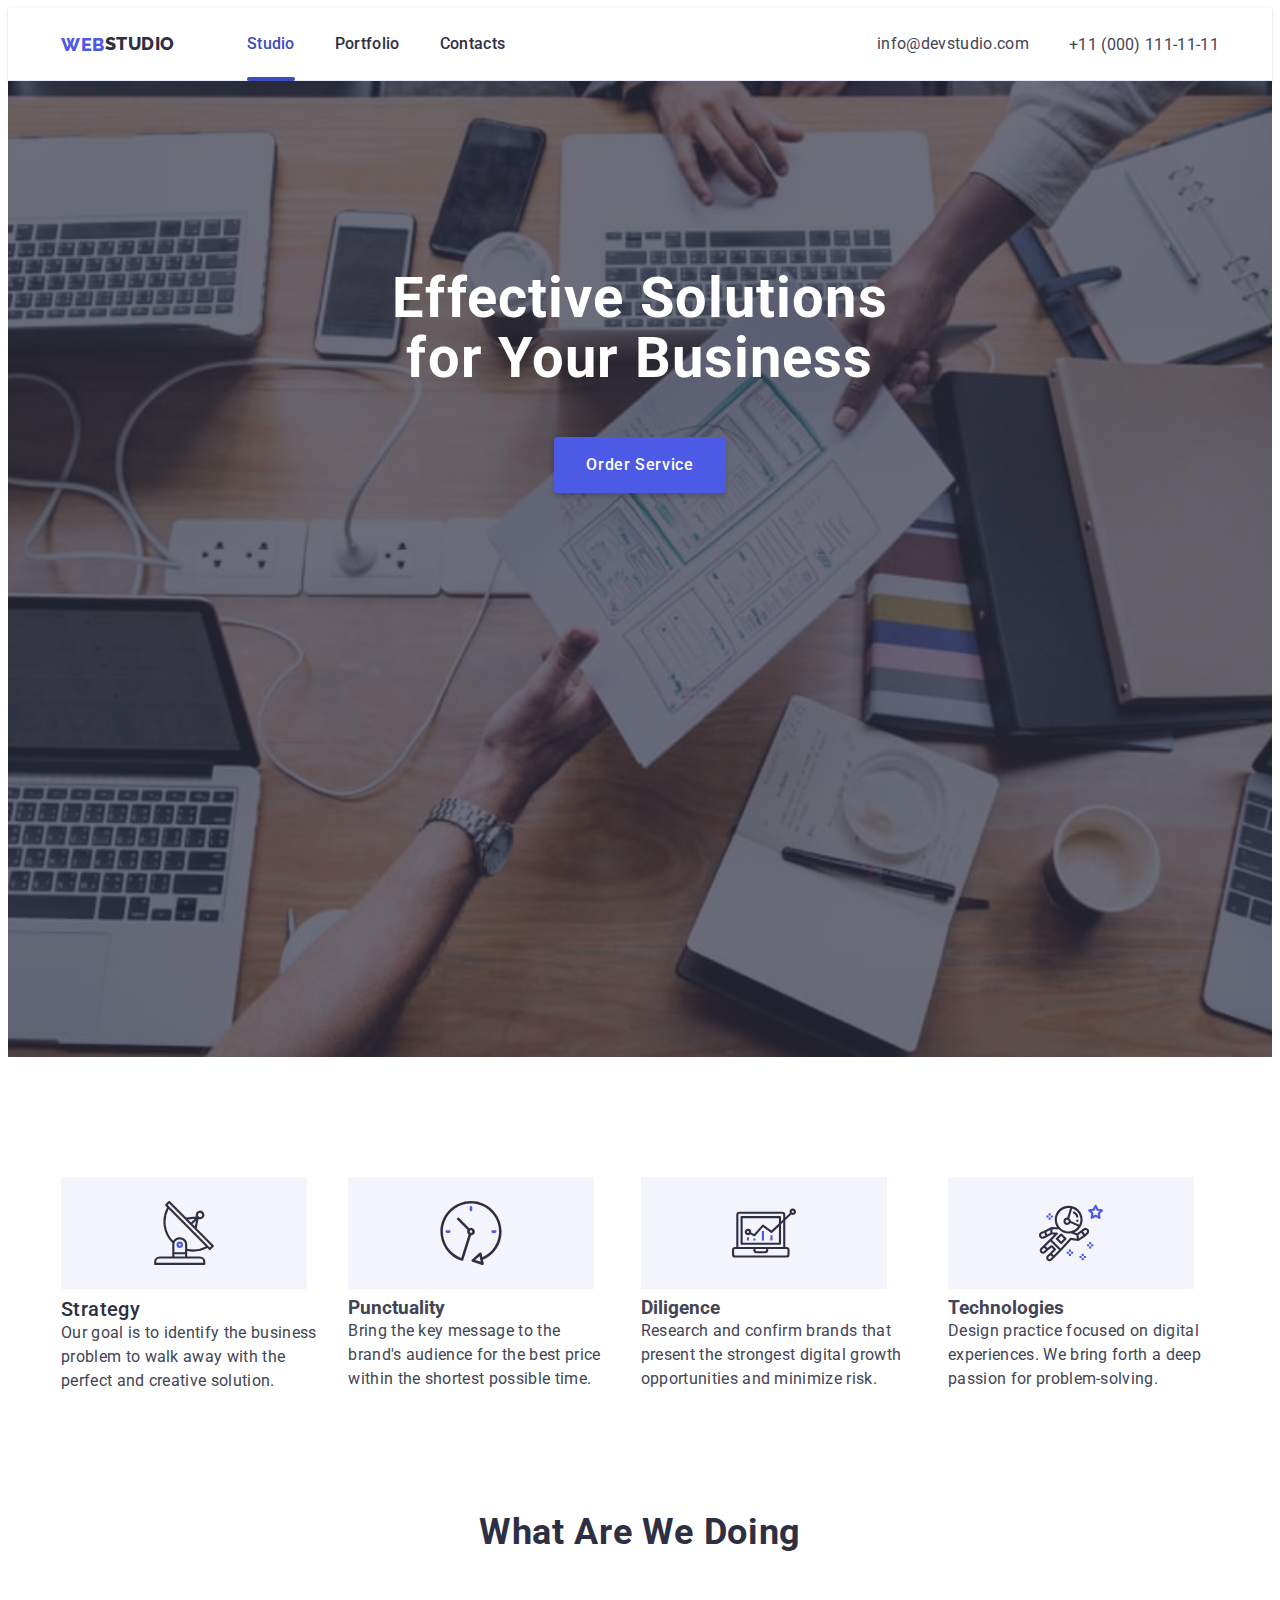
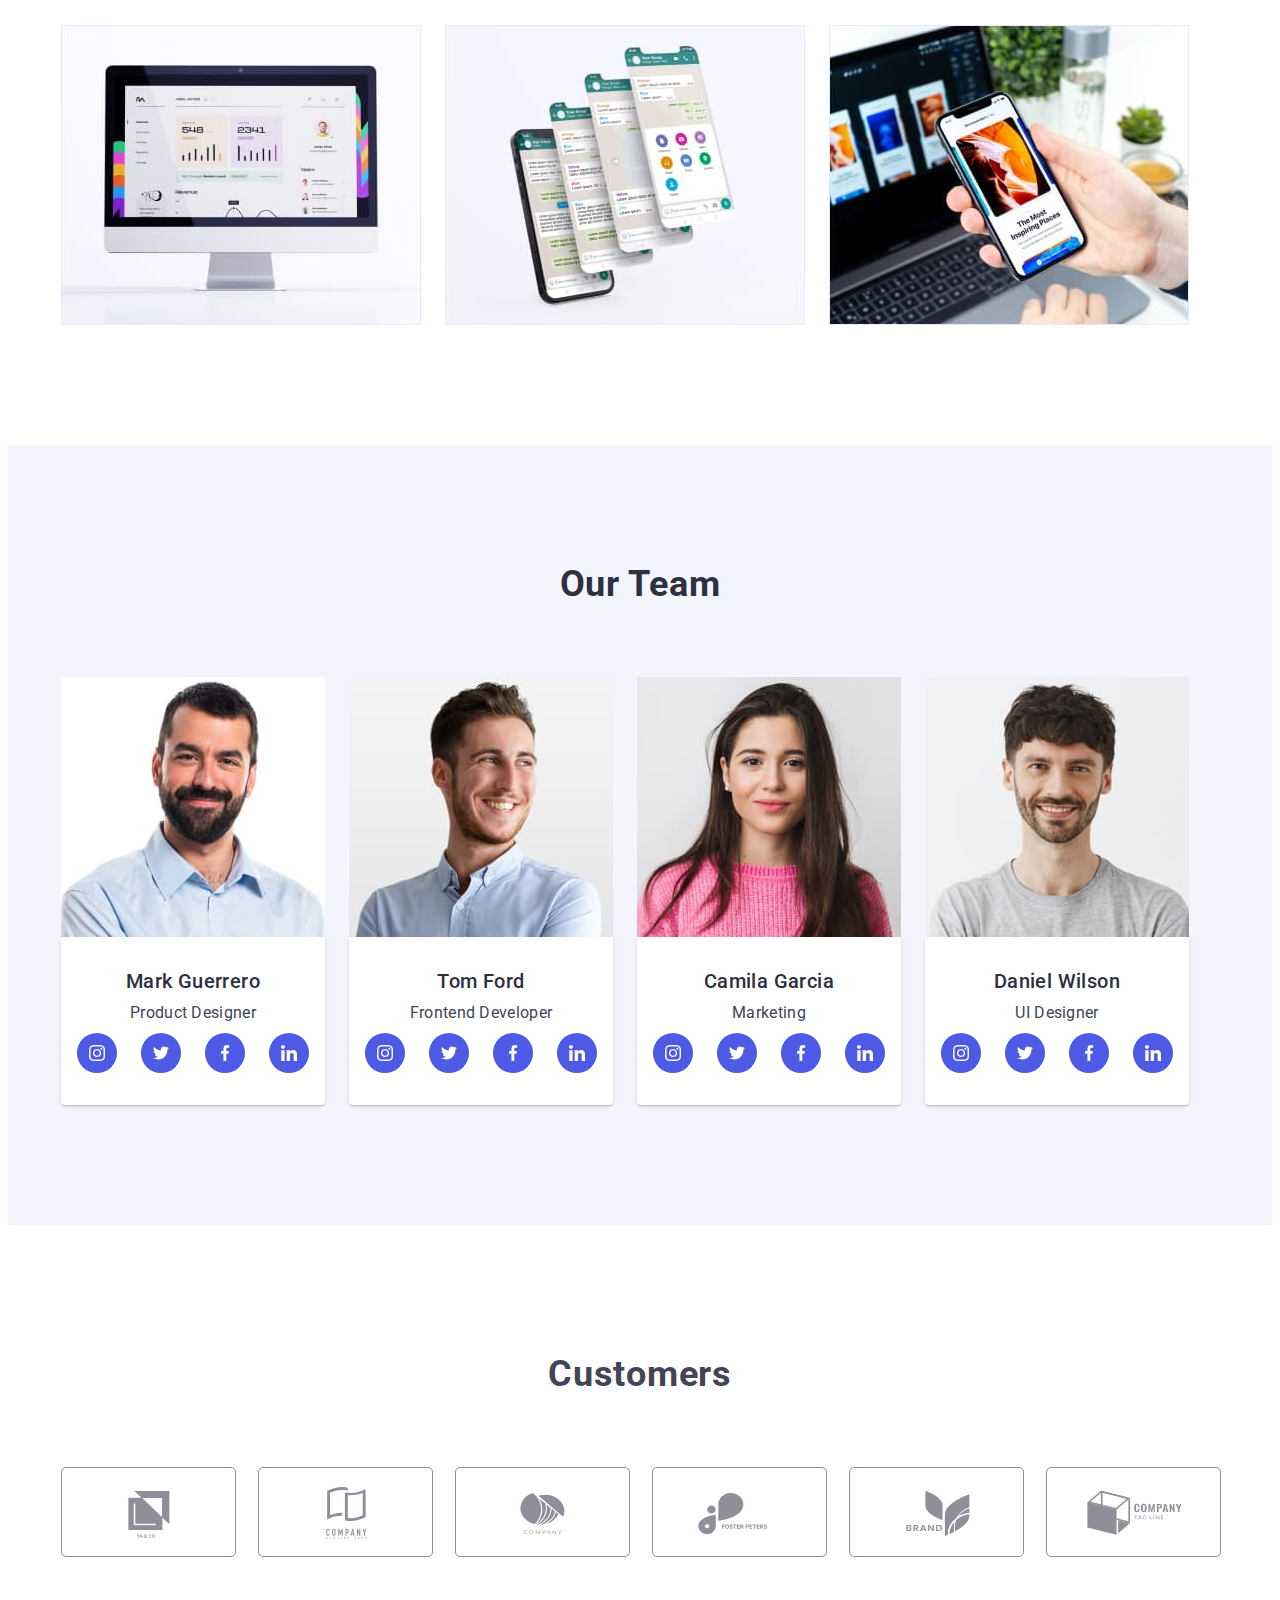
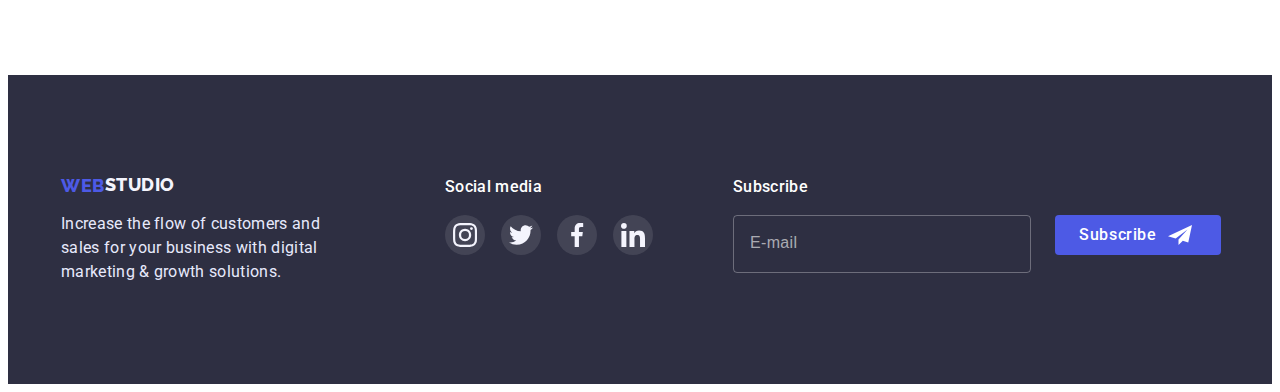
<file: index.html>
<!DOCTYPE html>
<html lang="en">
<head>
    <meta charset="UTF-8">
    <meta http-equiv="X-UA-Compatible" content="IE=edge">
    <meta name="viewport" content="width=device-width, initial-scale=1.0">
    <title>Document</title>
    <link rel="preconnect" href="https://fonts.googleapis.com">
    <link rel="preconnect" href="https://fonts.gstatic.com" crossorigin>
    <link href="https://fonts.googleapis.com/css2?family=Raleway:wght@800&family=Roboto:wght@400;500;700;900&display=swap" rel="stylesheet">
    <link rel="stylesheet" href="https://cdnjs.cloudflare.com/ajax/libs/modern-normalize/1.1.0/modern-normalize.min.css" integrity="sha512-wpPYUAdjBVSE4KJnH1VR1HeZfpl1ub8YT/NKx4PuQ5NmX2tKuGu6U/JRp5y+Y8XG2tV+wKQpNHVUX03MfMFn9Q==" crossorigin="anonymous" referrerpolicy="no-referrer" />
    <link rel="stylesheet" href="./css/styles.css">
</head>
<body>
    <!--Header -->
    <header class="header ">
        <div class="container header-container">
            <nav class="header-navigation">
                <a href="./index.html" class="logotype link logo"> Web <span class="studio">Studio</span></a>
                <ul class="menu-header-list list">
                    <li class="menu-header-item"> <a href="./index.html" class="menu-header-link link current">Studio</a></li>
                    <li class="menu-header-item"> <a href="./portfolio.html" class="menu-header-link link">Portfolio</a></li>
                    <li class="menu-header-item"> <a href="" class="menu-header-link link">Contacts</a></li>
                </ul>
            </nav>
            <!-- Address -->
                <address class="contact">
                        <ul class="header-menu list">
                                <li class="contacts">
                                    <a href="mailto:info@devstudio.com" class="contact-email link">info@devstudio.com</a>
                                </li>
                                <li class="contacts">
                                    <a href="tel:+110001111111" class="contact-pfone link">+11 (000) 111-11-11</a>
                                </li>
                        </ul>
                </address>
        </div>
    </header>
    <main>
        <!-- Section Hiro -->
        <section class="hero">
            <div class="hero-containet container">
                <h1 class="hero-title">Effective Solutions for Your Business</h1>
                <button class="type-button btn-body" data-modal-open type="button" >Order Service</button>
            </div>
        </section>
        <!-- Section Feature -->
        <section class="section feature">
            <div class="container">
                <h2 class="visually-hidden">Our Features</h2>
                <ul class="feature-list list">
                    <li class="feature-item">
                        <p class="feature-icon">
                            <svg width="64" height="64">
                                <use href="./images/icons.svg#icon-antenna"></use>
                            </svg>
                        </p>
                        <h3 class="feature-subtitle title">Strategy</h3>
                        <p class="feature-text text">Our goal is to identify the business
                            problem to walk away with the perfect and creative solution. </p>
                    </li>
                    <li class="feature-item">
                        <p class="feature-icon"><svg width="64" height="64">
                            <use href="./images/icons.svg#icon-clock"></use>
                        </svg></p>
                        <h3 class="feature-subtitle">Punctuality</h3>
                        <p class="feature-text text">Bring the key message to the brand's audience for the best price within the shortest possible time.</p>
                    </li>
                    <li class="feature-item">
                        <p class="feature-icon"><svg width="64" height="64">
                            <use href="./images/icons.svg#icon-diagram"></use>
                        </svg></p>
                        <h3 class="feature-subtitle">Diligence</h3>
                        <p class="feature-text text">Research and confirm brands that present the strongest digital growth opportunities and minimize risk.</p>
                    </li>
                    <li class="feature-item">
                        <p class="feature-icon"><svg width="64" height="64">
                            <use href="./images/icons.svg#icon-astronaut"></use>
                        </svg></p>
                        <h3 class="feature-subtitle">Technologies</h3>
                        <p class="feature-text text">Design practice focused on digital experiences. We bring forth a deep passion for problem-solving.</p>
                    </li>
                </ul>
            </div>
        </section>
        <!-- Section Pic -->
        <section class="section pic">
            <div class="container">
                <h2 class="pic-suptitle">What are we doing</h2>
                <ul class="pic-list list">
                    <li class="pic-item"><img src="./images/img.jpg" alt="img" width="360" height="300"></li>
                    <li class="pic-item"><img src="./images/img1.jpg" alt="img(1)" width="360" height="300"></li>
                    <li class="pic-item"><img src="./images/img2.jpg" alt="img(2)" width="360" height="300"></li>
                </ul>
            </div>
        </section>
        <!-- Section Team -->
        <section class="section team">
            <div class="container">
                <h2 class="team-title">Our Team</h2>
                <ul class="team-list list">
                    <li class="team-item"> <img src="./images/team1.jpg" alt="Team" width="264" height="260">
                        <div class="team-div">
                            <h3 class="team-subtitle title">Mark Guerrero</h3>
                            <p class="team-text text">Product Designer</p>
                            <ul class="team-soc-list list">
                                <li class="team-soc-item link"><a class="team-soc-link" href="">
                                    <svg class="soc-icon" width="16" height="16">
                                        <use href="./images/icons.svg#icon-instagram"></use>
                                    </svg>
                                </a>
                                </li>
                                <li class="team-soc-item link"><a class="team-soc-link" href="">
                                    <svg class="soc-icon" width="16" height="16">
                                        <use href="./images/icons.svg#icon-twitter"></use>
                                    </svg>
                                </a>
                                </li>
                                <li class="team-soc-item link"><a class="team-soc-link" href="">
                                    <svg class="soc-icon" width="16" height="16">
                                        <use href="./images/icons.svg#icon-facebook"></use>
                                    </svg>
                                </a>
                                </li>
                                <li class="team-soc-item link"><a class="team-soc-link" href="">
                                    <svg class="soc-icon" width="16" height="16">
                                        <use href="./images/icons.svg#icon-linkedin"></use>
                                    </svg>
                                </a>
                                </li>
                            </ul>
                        </div>
                    </li>
                    <li class="team-item"> <img src="./images/team2.jpg" alt="Team" width="264" height="260">
                        <div class="team-div">
                        <h3 class="team-subtitle title">Tom Ford</h3>
                        <p class="team-text text">Frontend Developer</p>
                        <ul class="team-soc-list list">
                            <li class="team-soc-item link"><a class="team-soc-link" href="">
                                <svg  class="soc-icon" width="16" height="16">
                                    <use href="./images/icons.svg#icon-instagram"></use>
                                </svg>
                            </a>
                            </li>
                            <li class="team-soc-item link"><a class="team-soc-link" href="">
                                <svg  class="soc-icon" width="16" height="16">
                                    <use href="./images/icons.svg#icon-twitter"></use>
                                </svg>
                            </a>
                            </li>
                            <li class="team-soc-item link"><a class="team-soc-link" href="">
                                <svg  class="soc-icon" width="16" height="16">
                                    <use href="./images/icons.svg#icon-facebook"></use>
                                </svg>
                            </a>
                            </li>
                            <li class="team-soc-item link"><a class="team-soc-link" href="">
                                <svg  class="soc-icon" width="16" height="16">
                                    <use href="./images/icons.svg#icon-linkedin"></use>
                                </svg>
                            </a>
                            </li>
                        </ul>
                    </div>
                    </li>
                    <li class="team-item"> <img src="./images/team3.jpg" alt="Team" width="264" height="260">
                        <div class="team-div">
                        <h3 class="team-subtitle title">Camila Garcia</h3>
                        <p class="team-text text">Marketing</p>
                        <ul class="team-soc-list list">
                            <li class="team-soc-item link"><a class="team-soc-link" href="">
                                <svg class="soc-icon" width="16" height="16">
                                    <use href="./images/icons.svg#icon-instagram"></use>
                                </svg>
                            </a>
                            </li>
                            <li class="team-soc-item link"><a class="team-soc-link" href="">
                                <svg class="soc-icon" width="16" height="16">
                                    <use href="./images/icons.svg#icon-twitter"></use>
                                </svg>
                            </a>
                            </li>
                            <li class="team-soc-item link"><a class="team-soc-link" href="">
                                <svg class="soc-icon" width="16" height="16">
                                    <use href="./images/icons.svg#icon-facebook"></use>
                                </svg>
                            </a>
                            </li>
                            <li class="team-soc-item link"><a class="team-soc-link" href="">
                                <svg class="soc-icon" width="16" height="16">
                                    <use href="./images/icons.svg#icon-linkedin"></use>
                                </svg>
                            </a>
                            </li>
                        </ul>
                    </div>
                    </li>
                    <li class="team-item"> <img src="./images/team4.jpg" alt="Team" width="264" height="260">
                        <div class="team-div">
                        <h3 class="team-subtitle title">Daniel Wilson</h3>
                        <p class="team-text text">UI Designer</p>
                        <ul class="team-soc-list list">
                            <li class="team-soc-item link"><a class="team-soc-link" href="">
                                <svg class="soc-icon" width="16" height="16">
                                    <use href="./images/icons.svg#icon-instagram"></use>
                                </svg>
                            </a>
                            </li>
                            <li class="team-soc-item link"><a class="team-soc-link" href="">
                                <svg  class="soc-icon" width="16" height="16">
                                    <use href="./images/icons.svg#icon-twitter"></use>
                                </svg>
                            </a>
                            </li>
                            <li class="team-soc-item link"><a class="team-soc-link" href="">
                                <svg class="soc-icon"  width="16" height="16">
                                    <use href="./images/icons.svg#icon-facebook"></use>
                                </svg>
                            </a>
                            </li>
                            <li class="team-soc-item link"><a class="team-soc-link" href="">
                                <svg  class="soc-icon" width="16" height="16">
                                    <use href="./images/icons.svg#icon-linkedin"></use>
                                </svg>
                            </a>
                            </li>
                        </ul>
                    </div>
                    </li>
                </ul>
            </div>
        </section>
        <section class="сustomers">
            <div class="container">
                <h2 class="customers-suptitle">Customers</h2>
                <ul class="customers-list list">
                    <li class="customers-item link"><a href="" class="customers-link">
                        <svg class="icon" width="104" height="56">
                            <use href="./images/icons.svg#icon-c-yu"></use>
                        </svg>
                    </a></li>
                    <li class="customers-item link"><a href="" class="customers-link">
                        <svg class="icon" width="104" height="56">
                            <use href="./images/icons.svg#icon-c-com"></use>
                        </svg>
                    </a></li>
                    <li class="customers-item link"><a href="" class="customers-link">
                        <svg class="icon" width="104" height="56">
                            <use href="./images/icons.svg#icon-c-compa"></use>
                        </svg>
                    </a></li>
                    <li class="customers-item link"><a href="" class="customers-link">
                        <svg class="icon" width="104" height="56">
                            <use href="./images/icons.svg#icon-c-fos"></use>
                        </svg>
                    </a></li>
                    <li class="customers-item link"><a href="" class="customers-link">
                        <svg class="icon" width="104" height="56">
                            <use href="./images/icons.svg#icon-c-brand"></use>
                        </svg>
                    </a></li>
                    <li class="customers-item link"><a href="" class="customers-link">
                        <svg class="icon" width="104" height="56">
                            <use href="./images/icons.svg#icon-c-company"></use>
                        </svg>
                    </a></li>
                </ul>
            </div>
        </section>
    </main>
    <!-- Footer -->
    <footer class="footer ">
        <div class="container footer-container">
            <div>
                <a href="./index.html" class="logotype link logo footer-logo"> Web <span class="studio-footer">Studio</span></a>
                <p class="footer-text text">
                    Increase the flow of customers and sales for your business with digital marketing & growth solutions.
                </p>
            </div>
            <div class="footer-div">
                <h2 class="footer-suptitle">Social media</h2>
                <ul class="footer-list list">
                    <li class="footer-item">
                        <a href="" class="footer-link">
                            <svg class="footer-icon" width="24" height="24">
                                <use href="./images/icons.svg#icon-instagram"></use>
                            </svg>
                        </a>
                    </li>
                    <li class="footer-item">
                        <a href="" class="footer-link">
                            <svg class="footer-icon" width="24" height="24">
                                <use href="./images/icons.svg#icon-twitter"></use>
                            </svg>
                        </a>
                    </li>
                    <li class="footer-item">
                        <a href="" class="footer-link">
                            <svg class="footer-icon" width="24" height="24">
                                <use href="./images/icons.svg#icon-facebook"></use>
                            </svg>
                        </a>
                    </li>
                    <li class="footer-item">
                        <a href="" class="footer-link">
                            <svg class="footer-icon" width="24" height="24">
                                <use href="./images/icons.svg#icon-linkedin"></use>
                            </svg>
                        </a>
                    </li>
                </ul>
                </div>  
                <div class="footer-form">
                    <h2 class="footer-subtitle">Subscribe</h2>
                    <form action="#" class="footer-forms">
                        <div class="footer-item">
                            <input type="email" name="subscribe_email" class="footer-input " placeholder="E-mail" required>
                            <button type="submit" class="footer-btn">Subscribe <span class="span-icon">
                                <svg class="form-icons" width="24" height="24">
                                    <use href="./images/icons.svg#icon-Frame-3"></use>
                                </svg>
                            </span>
                        </button>
                    </div>
                    </form>
                </div>
        </div>
    </footer> 
    <div class="backdrop is-hidden" data-modal >
        <div class="modal">
            <button type="button" data-modal-close class="modal-close">
                <svg class="svg-modal" width="8" height="8">
                    <use href="./images/icons.svg#icon-close-black-18dp"></use>
                </svg>
            </button>
            <p class="modal-title">Leave your contacts and we will call you back</p>
            <form action="#" class="modal-form">
                <div class="modal-div">
                    <label for="name" class="modal-label">Name</label>
                    <div class="modal-wrap">
                        <input type="text" name="name" id="name" class="modal-input " required >
                        <svg class="modal-icon" width="18" height="18">
                            <use href="./images/icons.svg#icon-name"></use>
                        </svg>
                    </div>
                </div>
                <div class="modal-div">
                    <label for="pfone" class="modal-label">Phone</label>
                    <div class="modal-wrap">
                        <input type="tel" name="pfone" id="pfone" class="modal-input " required >
                        <svg class="modal-icon" width="18" height="24">
                            <use href="./images/icons.svg#icon-phone"></use>
                        </svg>
                    </div>
                </div>
                <div class="modal-div">
                    <label for="email" class="modal-label">Email</label>
                    <div class="modal-wrap">
                        <input type="email" name="email" id="email" class="modal-input" required >
                        <svg class="modal-icon" width="18" height="24">
                            <use href="./images/icons.svg#icon-email"></use>
                        </svg>
                    </div>
                </div>
                <div class="modal-div">
                    <label for="comment" class="modal-label">Comment</label>
                    <div class="modal-wrap">
                        <textarea name="comment" id="comment"  placeholder="Text input" class="modal-comment"></textarea>
                    </div>
                </div>
                <div class="modal-checkbox">
                    <input type="checkbox" id="check" name="check" value="true" class="modal-check visually-hidden" required>
                    <label for="check" class="check-text"> 
                        <span>
                        <svg class="check-icon" width="10" height="8">
                            <use href="./images/icons.svg#icon-click"></use>
                        </svg> 
                    </span> I accept the terms and conditions of the <a class="check-link" href="">Privacy Policy</a></label>
                </div>
                <button type="submit" class="btn-modal">Send</button>
                
            </form>
        </div>
    </div>
    <script src="./js/modal.js"></script>
</body>
</html>
</file>
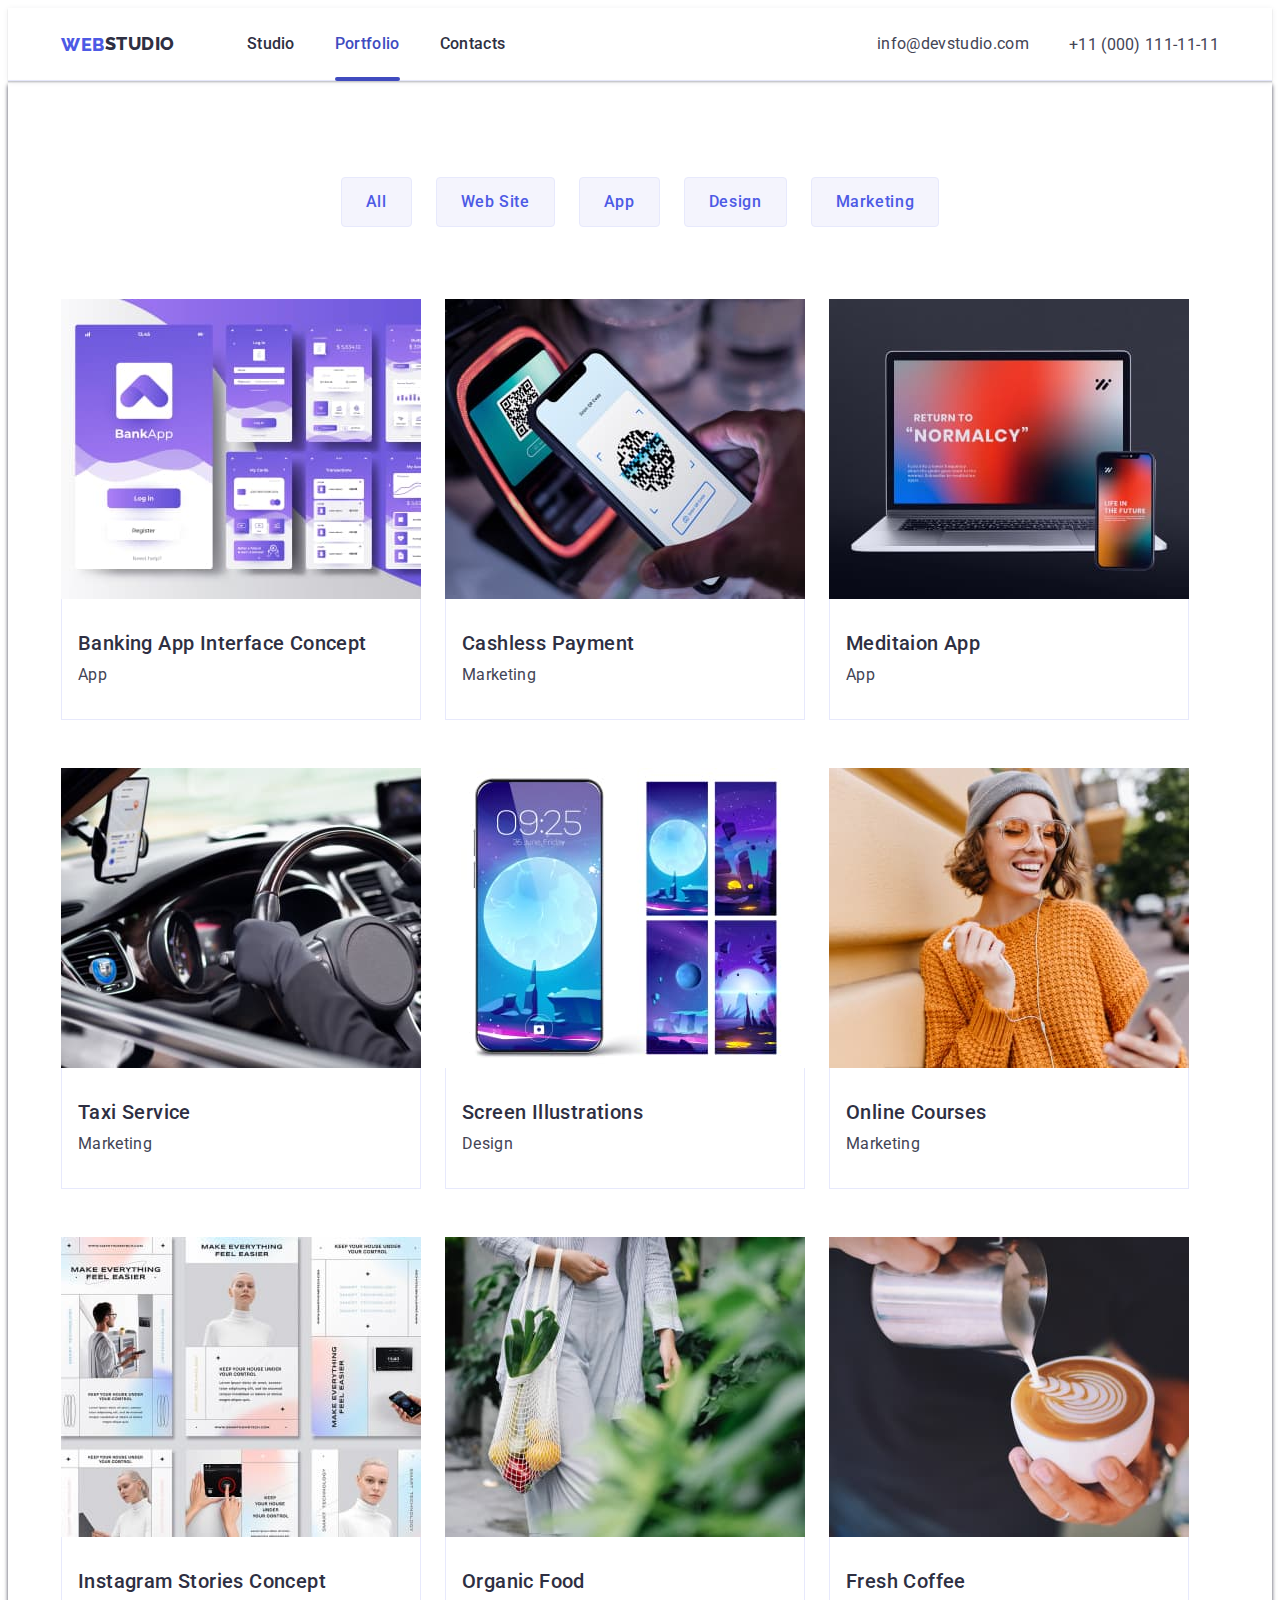
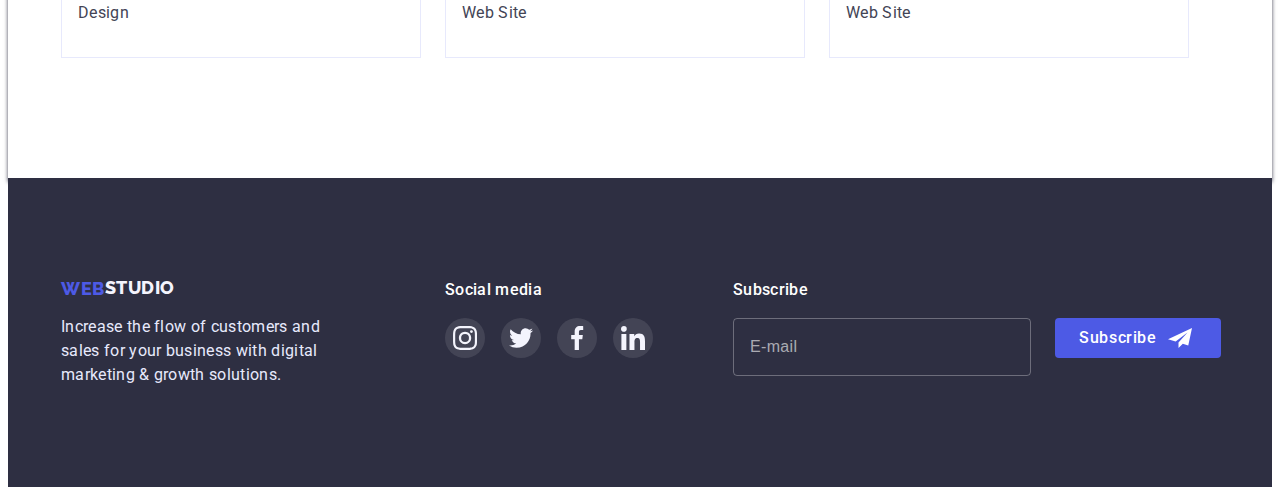
<file: portfolio.html>
<!DOCTYPE html>
<html lang="en">
<head>
    <meta charset="UTF-8">
    <meta http-equiv="X-UA-Compatible" content="IE=edge">
    <meta name="viewport" content="width=device-width, initial-scale=1.0">
    <title>Document</title>
    <link rel="preconnect" href="https://fonts.googleapis.com">
    <link rel="preconnect" href="https://fonts.gstatic.com" crossorigin>
    <link href="https://fonts.googleapis.com/css2?family=Raleway:wght@800&family=Roboto:wght@400;500;700;900&display=swap" rel="stylesheet">
    <link rel="stylesheet" href="https://cdnjs.cloudflare.com/ajax/libs/modern-normalize/1.1.0/modern-normalize.min.css" integrity="sha512-wpPYUAdjBVSE4KJnH1VR1HeZfpl1ub8YT/NKx4PuQ5NmX2tKuGu6U/JRp5y+Y8XG2tV+wKQpNHVUX03MfMFn9Q==" crossorigin="anonymous" referrerpolicy="no-referrer" />
    <link rel="stylesheet" href="./css/styles.css" />
</head>
<body>
<!--Header -->
<header class="header">
    <div class="container header-container">
        <nav class="header-navigation">
            <a href="./index.html" class="logotype link logo"> Web <span class="studio">Studio</span></a>
            <ul class="menu-header-list list">
                <li class="menu-header-item"> <a href="./index.html" class="menu-header-link link">Studio</a></li>
                <li class="menu-header-item"> <a href="./portfolio.html" class="menu-header-link link current">Portfolio</a></li>
                <li class="menu-header-item"> <a href="" class="menu-header-link link">Contacts</a></li>
            </ul>
        </nav>
            <address class="contact">
                    <ul class="header-menu list">
                            <li class="contacts">
                                <a href="mailto:info@devstudio.com" class="contact-email link">info@devstudio.com</a>
                            </li>
                            <li class="contacts">
                                <a href="tel:+110001111111" class="contact-pfone link">+11 (000) 111-11-11</a>
                            </li>
                    </ul>
            </address>
    </div>
</header>
<main>
    <section class="portfolio-flex">
        <div class="container">
            <h1 class="visually-hidden ">Portfolio</h1>
            <ul class="portfolio-button list">
                <li><button type="button" class="btn btn-body">All</button></li>
                <li><button type="button" class="btn btn-body">Web Site</button></li>
                <li><button type="button" class="btn btn-body">App</button></li>
                <li><button type="button" class="btn btn-body">Design</button></li>
                <li><button type="button" class="btn btn-body">Marketing</button></li>
            </ul>
            <ul class="portfolio-pic list">
                <li class="pic-item"><a href="" class="portfolio-link link">
                    <div class="portfolio-overlay">
                        <img class="picture" src="images/work1.jpg" alt="img" width="360" height="300">
                        <p class="overlay">14 Stylish and User-Friendly App Design Concepts · Task Manager App · Calorie Tracker App · Exotic Fruit Ecommerce App · Cloud Storage App</p>
                    </div>
                    <div class="portfolio-div">
                        <h2 class="portfolio-subtitle title">Banking App Interface Concept</h2>
                        <p class="portfolio-text text">App</p>
                    </div></a>
                </li>
                <li class="pic-item"><a href="" class="portfolio-link link"><div class="portfolio-overlay">
                        <img class="picture" src="images/work2.jpg" alt="img" width="360" height="300" >
                        <p class="overlay">14 Stylish and User-Friendly App Design Concepts · Task Manager App · Calorie Tracker App · Exotic Fruit Ecommerce App · Cloud Storage App</p>
                    </div>
                    <div class="portfolio-div">
                        <h2 class="portfolio-subtitle title">Cashless Payment</h2>
                        <p class="portfolio-text text">Marketing</p>
                    </div></a>
                </li>
                <li class="pic-item"><a href="" class="portfolio-link link"><div class="portfolio-overlay">
                        <img class="picture" src="images/work3.jpg" alt="img" width="360" height="300" >
                        <p class="overlay">14 Stylish and User-Friendly App Design Concepts · Task Manager App · Calorie Tracker App · Exotic Fruit Ecommerce App · Cloud Storage App</p>
                    </div>
                    <div class="portfolio-div">
                        <h2 class="portfolio-subtitle title">Meditaion App</h2>
                        <p class="portfolio-text text">App</p>
                    </div></a>
                </li>
                <li class="pic-item"><a href="" class="portfolio-link link"><div class="portfolio-overlay">
                    <img class="picture" src="images/work4.jpg" alt="img" width="360" height="300" >
                        <p class="overlay">14 Stylish and User-Friendly App Design Concepts · Task Manager App · Calorie Tracker App · Exotic Fruit Ecommerce App · Cloud Storage App</p>
                    </div>
                    <div class="portfolio-div">
                        <h2 class="portfolio-subtitle title">Taxi Service</h2>
                        <p class="portfolio-text text">Marketing</p>
                    </div></a>
                </li>
                <li class="pic-item"><a href="" class="portfolio-link link"><div class="portfolio-overlay">
                    <img class="picture" src="images/work5.jpg" alt="img" width="360" height="300" >
                        <p class="overlay">14 Stylish and User-Friendly App Design Concepts · Task Manager App · Calorie Tracker App · Exotic Fruit Ecommerce App · Cloud Storage App</p>
                    </div>
                    <div class="portfolio-div">
                        <h2 class="portfolio-subtitle title">Screen Illustrations</h2>
                        <p class="portfolio-text text">Design</p>
                    </div></a>
                </li>
                <li class="pic-item"><a href="" class="portfolio-link link"><div class="portfolio-overlay">
                    <img class="picture" src="images/work6.jpg" alt="img" width="360" height="300" >
                        <p class="overlay">14 Stylish and User-Friendly App Design Concepts · Task Manager App · Calorie Tracker App · Exotic Fruit Ecommerce App · Cloud Storage App</p>
                    </div>
                    <div class="portfolio-div">
                        <h2 class="portfolio-subtitle title">Online Courses</h2>
                        <p class="portfolio-text text">Marketing</p>
                    </div></a>
                </li>
                <li class="pic-item"><a href="" class="portfolio-link link"><div class="portfolio-overlay">
                    <img class="picture" src="images/work7.jpg" alt="img" width="360" height="300" >
                        <p class="overlay">14 Stylish and User-Friendly App Design Concepts · Task Manager App · Calorie Tracker App · Exotic Fruit Ecommerce App · Cloud Storage App</p>
                    </div>
                    <div class="portfolio-div">
                        <h2 class="portfolio-subtitle title">Instagram Stories Concept</h2>
                        <p class="portfolio-text text">Design</p>
                    </div></a>
                </li>
                <li class="pic-item"><a href="" class="portfolio-link link"><div class="portfolio-overlay">
                    <img class="picture" src="images/work8.jpg" alt="img" width="360" height="300">
                        <p class="overlay">14 Stylish and User-Friendly App Design Concepts · Task Manager App · Calorie Tracker App · Exotic Fruit Ecommerce App · Cloud Storage App</p>
                    </div>
                    <div class="portfolio-div">
                        <h2 class="portfolio-subtitle title">Organic Food</h2>
                        <p class="portfolio-text text">Web Site</p>
                    </div></a>
                </li>
                <li class="pic-item"><a href="" class="portfolio-link link"><div class="portfolio-overlay">
                    <img class="picture" src="images/work9.jpg" alt="img" width="360" height="300">
                        <p class="overlay">14 Stylish and User-Friendly App Design Concepts · Task Manager App · Calorie Tracker App · Exotic Fruit Ecommerce App · Cloud Storage App</p>
                    </div>
                    <div class="portfolio-div">
                        <h2 class="portfolio-subtitle title">Fresh Coffee</h2>
                        <p class="portfolio-text text">Web Site</p>
                    </div></a>
                </li>
            </ul>
        </div>
</section>
</main>
<!-- Footer -->
<footer class="footer ">
    <div class="container footer-container">
        <div>
            <a href="./index.html" class="logotype link logo footer-logo"> Web <span class="studio-footer">Studio</span></a>
            <p class="footer-text text">
                Increase the flow of customers and sales for your business with digital marketing & growth solutions.
            </p>
        </div>
        <div class="footer-div">
            <h2 class="footer-suptitle">Social media</h2>
            <ul class="footer-list list">
                <li class="footer-item">
                    <a href="" class="footer-link">
                        <svg class="footer-icon" width="24" height="24">
                            <use href="./images/icons.svg#icon-instagram"></use>
                        </svg>
                    </a>
                </li>
                <li class="footer-item">
                    <a href="" class="footer-link">
                        <svg class="footer-icon" width="24" height="24">
                            <use href="./images/icons.svg#icon-twitter"></use>
                        </svg>
                    </a>
                </li>
                <li class="footer-item">
                    <a href="" class="footer-link">
                        <svg class="footer-icon" width="24" height="24">
                            <use href="./images/icons.svg#icon-facebook"></use>
                        </svg>
                    </a>
                </li>
                <li class="footer-item">
                    <a href="" class="footer-link">
                        <svg class="footer-icon" width="24" height="24">
                            <use href="./images/icons.svg#icon-linkedin"></use>
                        </svg>
                    </a>
                </li>
            </ul>
            </div>  
            <div class="footer-form">
                <h2 class="footer-subtitle">Subscribe</h2>
                <form action="#" class="footer-forms">
                    <div class="footer-item">
                        <input type="email" name="form" id="form" class="footer-input " placeholder="E-mail" required>
                        <button type="submit" class="footer-btn">Subscribe <span class="span-icon">
                            <svg class="form-icons" width="24" height="24">
                                <use href="./images/icons.svg#icon-Frame-3"></use>
                            </svg>
                        </span>
                    </button>
                </div>
                </form>
            </div>
    </div>
</footer> 
</body>
</html>
</file>
<file: css/styles.css>
:root {
    --subtitle-color: #2E2F42 ;
    --text-color: #434455;
    --accent-color: #4D5AE5;
    --Pressed-state:#404BBF;
    --background-color:#FFFFFF;
    --font-more: 'Raleway', sans-serif;
    --font-main: 'roboto', sans-serif;
    --gradient: linear-gradient(rgba(46, 47, 66, 0.7),rgba(46, 47, 66, 0.7));
}
body {background-color: var(--background-color);
font-family: var(--font-main);
font-weight: 400;
font-size: 16px;
color: var(--text-color);
}
.container {
    width: 1158px;
    padding-right: 15px;
    padding-left: 15px;
    margin-left: auto;
    margin-right: auto;
}
h1, h2, h3,h4, h5,h6,p{
margin: 0;
}
ul, ol{
margin: 0;
padding-left: 0;
}
button {
    cursor: pointer;
}
img{
    display: block;
    max-width: 100%;
    height: auto;
}

.list{list-style: none;}
.link{text-decoration: none;
}

.btn-body {
font-family: inherit;
font-weight: 500;
font-size: 16px;
line-height: 1.5;
letter-spacing: 0.04em;
}
.text {font-size: 16px;
    line-height: 1.5;
    letter-spacing: 0.02em;
}
.title {
font-weight: 500;
font-size: 20px;
line-height: 1.2;
letter-spacing: 0.02em;
color:var(--subtitle-color);
}
.logo{
    font-family: var(--font-more);
    font-style: normal;
    font-weight: 800;
    font-size: 18px;
    display: flex;
    align-items: center;
    letter-spacing: 0.03em;
    text-transform: uppercase;
    
}
/* ---------------------------------HEDER------------------------------------------ */
.header {
    margin-left: auto;
    margin-right: auto;
    border-bottom: 1px solid #E7E9FC;
box-shadow: 0px 2px 1px rgba(46, 47, 66, 0.08), 0px 1px 1px rgba(46, 47, 66, 0.16), 0px 1px 6px rgba(46, 47, 66, 0.08);
}
.header-container{
    display: flex;
    align-items: center;
    justify-content: space-between;
}
.header-menu {
    display: flex;
    align-items: center;
}
.header-navigation {
    display: flex;
    align-items: center;
}
.logotype {
color: var(--accent-color);
}
.studio{
    line-height: 1.33;
    color: var(--subtitle-color);
}
.menu-header-list {
    display: flex;
    align-items: center;
    padding-left: 72px;
    transition: color 250ms  cubic-bezier(0.4, 0, 0.2, 1);
}

.menu-header-item:not(:last-child){
    margin-right: 40px;
}
.menu-header-link:hover,
.menu-header-link:focus{
    color: var(--Pressed-state);
}

.menu-header-link {
    font-weight: 500;
font-size: 16px;
line-height: 1.5;
letter-spacing: 0.02em;
color: var(--subtitle-color);
padding-top: 24px;
padding-bottom: 24px;
transition: color 250ms cubic-bezier(0.4, 0, 0.2, 1);

}

.current{
    position: relative;
    color: #404BBF;
}
.current::after{
    content: "";
    position: absolute;
    width: 100%;
    height: 4px;
    border-radius: 2px;
    background-color:#404BBF;
    left: 0;
    bottom: -4px;
}


/* -----------------------------------CONTACT--------------------------------------- */

.contact {
font-family: 'Roboto' sans-serif;
font-style: normal;
} 
.contacts{
    padding-top: 24px;
    padding-bottom: 24px;

}
.contacts:not(:last-child){
    margin-right: 40px;
}
.contact-email {
font-weight: 400;
font-size: 16px; 
line-height: 1.5;
letter-spacing: 0.02em;
color: #434455;
margin-left: auto;
transition: color 250ms  cubic-bezier(0.4, 0, 0.2, 1);
}
.contact-email:hover,
.contact-email:focus { color: var(--Pressed-state);}

.contact-pfone {
font-weight: 400;
font-size: 16px;
letter-spacing: 0.02em;
color: var(--text-color);
transition: color 250ms  cubic-bezier(0.4, 0, 0.2, 1);
}
.contact-pfone:hover,
.contact-pfone:focus { color: var(--Pressed-state);}
/* ---------------------------------------HERO--------------------------------------- */
.hero {
    background: var(--subtitle-color);
    background-image:var(--gradient) , url(../images/hero.jpg);
    background-repeat: no-repeat;
    background-position: center;
    background-size:cover;
    max-width: 1440px;
    height: 600px;
    margin-left: auto;
    margin-right: auto;
    padding-top: 188px;
    padding-bottom: 188px; 
    
}

.hero-title {
max-width: 498px;
margin-left: auto;
margin-right: auto;
font-weight: 700;
font-size: 56px;
line-height: 1.07;
text-align: center;
letter-spacing: 0.02em;
color: var(--background-color);
margin-bottom: 48px;

}
.type-button {
display: flex;
align-items: center;
color: var(--background-color);
background: var(--accent-color);
flex-direction: row;
padding: 16px 32px 16px 32px;
text-align: center;
max-width: 199px;
min-height: 56px;
margin-right: auto;
margin-left: auto;
border: 0;
box-shadow: 0px 4px 4px rgba(0, 0, 0, 0.15);
border-radius: 4px;
transition: background-color 250ms  cubic-bezier(0.4, 0, 0.2, 1);
}

/* .hero-containet{
} */

.type-button:hover,
.type-button:focus {
background: var(--Pressed-state);
}
/* ------------------------------Feature------------------------------------- */

/* .feature {
} */
.section{
    padding-top: 120px;
}
.visually-hidden {
position: absolute;
white-space: nowrap;
width: 1px;
height: 1px;
overflow: hidden;
border: 0;
padding: 0;
clip: rect(0 0 0 0);
clip-path: inset(50%);
margin: -1px;
}
.feature-list {
display: flex;
/* align-items: center; */
}
.feature-icon{
    max-width: 246px;
    height: 112px;
    display: flex;
    align-items: center;
    justify-content: center;
    background-color: #F4F4FD;
    margin-bottom: 8px;
}
.feature-item:not(:last-child){
margin-right: 24px;}

/* .feature-subtitle {
} */
.feature-text {
color: var(--text-color);
}
/* ----------------------------------------PIC------------------------------------------------ */
.pic {
    padding-bottom: 120px;
}
.pic-suptitle {
font-weight: 700;
font-size: 36px;
line-height: 1.1;
text-align: center;
letter-spacing: 0.02em;
text-transform: capitalize;
color:var(--subtitle-color);
padding-bottom: 72px;
}
.pic-list {
    display: flex;
    align-items: center;
    width: calc((100%-(24*2))/3);
}
.pic-item:not(:last-child){
    margin-right: 24px;
    }

/* ------------------------------------------TEAM--------------------------------------------- */
.team {
background: #F4F4FD;
padding-bottom: 120px;
}
.team-title {
font-weight: 700;
font-size: 36px;
line-height: 1.11;
text-align: center;
letter-spacing: 0.02em;
text-transform: capitalize;
color: #2E2F42;
margin-bottom: 72px;
}
.team-list {
    display: flex;
    align-items: center;  
    width: calc((100% - (24*3)) / 4);
} 
.team-item{
    background-color: var(--background-color);
}
.team-div{
    padding-bottom: 32px;
    padding-top: 32px;
    padding-left: 16px;
    padding-right: 16px;
    box-shadow: 0px 1px 6px rgba(46, 47, 66, 0.08), 0px 1px 1px rgba(46, 47, 66, 0.16), 0px 2px 1px rgba(46, 47, 66, 0.08);
border-radius: 0px 0px 4px 4px;
}
.team-item:not(:last-child){
    margin-right: 24px;
}

.team-subtitle {
text-align: center;
margin-bottom: 8px;
}
.team-text {
text-align: center;
color: var(--text-color);
margin-bottom: 8px;
}

.team-soc-list {
    display: flex;
    justify-content: center;
    gap: 24px;
    
}
.soc-icon{
    fill: #FFFFFF;
}

.team-soc-item {
    width: 40px;
    height: 40px;
}

.team-soc-link {
    width: 100%;
    height: 100%;
    background-color: var(--accent-color);
    display: flex;
    align-items: center;
    justify-content: center;
    border-radius: 50%;
    transition: background-color 250ms  cubic-bezier(0.4, 0, 0.2, 1);
}
.team-soc-link:hover,
.team-soc-link:focus{
    background: var(--Pressed-state);
}
.сustomers {
    padding-top: 130px;
    padding-bottom: 120px;
}
.customers-suptitle{
    font-family: 'Roboto';
font-style: normal;
font-weight: 700;
font-size: 36px;
line-height: 1.11;
text-align: center;
letter-spacing: 0.02em;
margin-bottom: 72px;
}
.customers-list {
    display: flex;
    gap: 24px;
    
}
.customers-item {
    width: calc((100% - 120px) / 6);
    height: 88px;
}

.customers-link {
    width: 100%;
    height: 100%;
    border: 1px solid #8E8F99;
    display: flex;
    align-items: center;
    justify-content: center;
    border-radius: 5px;
    transition: border-color 250ms  cubic-bezier(0.4, 0, 0.2, 1);
}

.icon{
    fill: #8E8F99;
    transition: fill 250ms  cubic-bezier(0.4, 0, 0.2, 1);
}

.icon:hover,
.icon:focus{
fill:#404BBF;

}
.customers-link:hover,
.customers-link:focus{
    border-color: #404BBF;
}
.customers-link:is(:hover,:focus) .icon{
    fill: #404BBF;
}
.footer-container{
    display: flex; 
    align-items: baseline;
}
.footer {
background: #2E2F42;
padding-bottom: 100px;
padding-top: 100px; 
}
.studio-footer {
    line-height: 1.16;
color: #F4F4FD;
}

.footer-logo{
margin-bottom: 16px;
}
.footer-text {
color: #E7E9FC; 
max-width: 264px;

}
.footer-div {
    margin-left: 120px;
}
.footer-suptitle {
    font-family: 'Roboto';
font-style: normal;
font-weight: 500;
font-size: 16px;
line-height: 1.5;
letter-spacing: 0.02em;
color: var(--background-color);
margin-bottom: 16px;
}
.footer-list {
    display: flex;
    justify-content: center;
    gap: 16px;
}
.footer-item {
    width: 40px;
    height: 40px;
}
.footer-link {
    width: 100%;
    height: 100%;
    display: flex;
    align-items: center;
    justify-content: center;
    border-radius: 50%;
    background: rgba(255, 255, 255, 0.1);
    transition: background-color 250ms  cubic-bezier(0.4, 0, 0.2, 1);
}
.footer-link:hover,
.footer-link:focus{background: #31D0AA;}
.footer-icon {
    fill: #F4F4FD;;
}

.footer-suptitle {
    font-weight: 500;
    font-size: 16px;
    line-height: 1.5;
    letter-spacing: 0.02em;
    color: var(--background-color);
    }
    .footer-list {
        display: flex;
        justify-content: center;
        gap: 16px;
    }
    .footer-item {
        width: 40px;
        height: 40px;
        justify-content: left;
        position: left;
    }
    .footer-link {
        width: 100%;
        height: 100%;
        display: flex;
        align-items: center;
        justify-content: center;
        border-radius: 50%;
    }
    .footer-form {
        margin-left: 80px;
        right: 0;
        
    }
    .footer-subtitle {
        font-family: 'Roboto';
    font-style: normal;
    font-weight: 500;
    font-size: 16px;
    line-height: 1.50;
    letter-spacing: 0.02em;
    color: #FFFFFF;
    margin-bottom: 16px;
    }
    .footer-item{
        display: flex;
    }
    .footer-input {
        min-width: 264px;
        height: 40px;
        background-color: transparent;
        border-radius: 4px;
        border: 1px solid rgba(255, 255, 255, 0.3);
        margin-right: 24px;
        color: #FFFFFF;
        outline: transparent;
        padding: 8px 16px 8px 16px; 
    }
    .footer-input::placeholder{
        font-weight: 500;
    font-size: 16px;
    line-height: 1.50;
    letter-spacing: 0.02em;
    color: rgba(255, 255, 255, 0.6);
    }
    
    .footer-btn {
        background: #4D5AE5;
    border-radius: 4px;
    justify-content: center;
    align-items: center;
    padding: 8px 64px 8px 24px;
    border: none;
    font-family: 'Roboto';
    font-style: normal;
    font-weight: 500;
    font-size: 16px;
    line-height: 1.50;
    letter-spacing: 0.04em;
    color: #FFFFFF;
    position: relative;
    }
    .form-icons{
        fill: currentColor;
        background-color: transparent;
        margin-left: 11px;
        position: absolute;
    }
/* -------------------------------PORTFOLIO --------------------------------------------*/
.portfolio-flex{
    padding-top: 96px;
    padding-bottom: 120px;
    box-shadow: 0 4px 4px 0 ;
}
.portfolio-button {
    display: flex;
justify-content: center;
gap: 24px;
margin-bottom: 72px;
} 
.btn {
color: var(--accent-color);
background: #F4F4FD;
border: 1px solid #E7E9FC;
border-radius: 4px;
cursor: pointer;
display: flex;
flex-direction: row;
justify-content: center;
align-items: center;
padding: 12px 24px;
flex: none;
order: 1;
flex-grow: 0;
transition: color 250ms  cubic-bezier(0.4, 0, 0.2, 1), background-color 250ms  cubic-bezier(0.4, 0, 0.2, 1), border 250ms  cubic-bezier(0.4, 0, 0.2, 1);
}

.btn:hover,
.btn:focus
{color:var(--background-color);
background: var(--Pressed-state);
box-shadow: 0px 3px 1px rgba(0, 0, 0, 0.1), 0px 2px 1px rgba(0, 0, 0, 0.08), 0px 2px 2px rgba(0, 0, 0, 0.12);
border: 1px solid #404BBF;

}
.portfolio-pic {
    display: flex;
    flex-wrap: wrap;
}
.pic-item{
    width: 360px;
    margin-right: 24px;
    margin-bottom: 48px;
}
.portfolio-link:hover .overlay,
.portfolio-link:focus .overlay{
    transform: translate(0, 0);
}
.portfolio-overlay{
    position: relative;
    display: block; 
    overflow: hidden;
}
/* .portfolio-link{

} */
.portfolio-link:hover,
.portfolio-link:focus{
    display: block;
box-shadow: 0px 1px 1px rgba(46, 47, 66, 0.16), 0px 2px 1px rgba(46, 47, 66, 0.08);
}
.overlay{
    background: #4D5AE5;
    overflow: auto;
    padding-top: 40px;
    padding-left: 32px;
    padding-right: 32px;
    font-family: 'Roboto';
font-style: normal;
font-weight: 400;
font-size: 16px;
line-height: 1,5;
letter-spacing: 0.02em;
color: #F4F4FD;
position: absolute;
left: 0;
top: 0;
width: 100%;
height: 100%;
transform: translate(0, 100%);
transition: transform 250ms  cubic-bezier(0.4, 0, 0.2, 1);
}


.portfolio-div{
    border: 1px solid #E7E9FC;
    border-top: 0;
    padding-top: 32px;
    padding-bottom: 32px;
    padding-left: 16px;
}
.pic-item:nth-child(3n){
    margin-right: 0;
}
.pic-item:nth-last-child(-n+3){
    margin-bottom: 0;
}
.portfolio-subtitle {
    margin-bottom: 8px;
}
.portfolio-text{
color: var(--text-color);
}

/* .footer-icon {
} */
.backdrop {
    width: 100%;
    height: 100%;
    background-color: rgba(46, 47, 66, 0.4);
    position: fixed;
    top: 0;
    transition: opacity 250ms  cubic-bezier(0.4, 0, 0.2, 1), visibility 250ms  cubic-bezier(0.4, 0, 0.2, 1);
}
.is-hidden{
    opacity: 0;
    visibility: hidden;
    pointer-events: none;
}

.modal {
    width: 408px;
    min-height: 576px;
    background-color: #FCFCFC;
    box-shadow: 0px 1px 1px rgba(0, 0, 0, 0.14), 0px 1px 3px rgba(0, 0, 0, 0.12), 0px 2px 1px rgba(0, 0, 0, 0.2);
border-radius: 4px;
position: absolute;
top: 50%;
left: 50%;
transform: translate(-50%,-50%) rotate(360deg) scale(1);
padding: 24px;
transition: transform 250ms  cubic-bezier(0.4, 0, 0.2, 1);
}
.backdrop.is-hidden .modal{
    transform: translate(-50%,-50%) rotate(10deg) scale(0);
}
.modal-close {
    width: 24px;
    height: 24px;
    border-radius: 50%;
    background: #E7E9FC;
border: 1px solid rgba(0, 0, 0, 0.1);
color: #000000;
display: block;
margin-left: auto;  
margin-bottom: 24px;
/* align-items: center;
justify-content: center; */
transition: color 250ms  cubic-bezier(0.4, 0, 0.2, 1);
transition: background-color 250ms  cubic-bezier(0.4, 0, 0.2, 1);}

.modal-close:hover,
.modal-close:focus{
    fill: #FFFFFF;
    background-color: #404BBF;

}

.svg-modal{
    align-items: center;
    justify-content: center; 
    width: 100%;height: 100%;
}
.modal-title{
    font-family: 'Roboto';
font-style: normal;
font-weight: 500;
font-size: 16px;
line-height: 1.50;
text-align: center;
letter-spacing: 0.02em;
color: #2E2F42;
margin-bottom: 26px;
}
.modal-form{

}
.modal-div{
    margin-bottom: 8px;
}
.modal-wrap{
    position: relative;
}
.modal-input {
    width: 100%;
    height: 40px;
border: 1px solid #8E8F99;
border-radius: 4px;
padding-left: 17px;
border-radius: 4px;
outline: transparent;
padding-left: 34px;
transition: color 250ms  cubic-bezier(0.4, 0, 0.2, 1);
transition: border 250ms  cubic-bezier(0.4, 0, 0.2, 1);
}

.modal-input:focus,
.modal-comment:focus
{
    border: 1px solid #4D5AE5;
}
.modal-input:focus + .modal-icon{
    fill: #4D5AE5; ;
}

.modal-input::placeholder,
.modal-comment::placeholder{
    color: #8E8F99;
}
.modal-label{
    display: block;
    margin-bottom: 4px;
    font-family: 'Roboto';
font-style: normal;
font-weight: 400;
font-size: 12px;
line-height: 1.33;
letter-spacing: 0.04em;
color: #8E8F99;
}
.modal-icon{
    position: absolute;
    left: 0;
top: 50%;
transform: translateY(-50%);
margin-left: 16px;
}
.modal-comment{
    width: 100%;
    height: 120px;
    font-family: 'Roboto';
font-style: normal;
font-weight: 400;
font-size: 12px;
line-height: 1.35;
letter-spacing: 0.04em;
color: #000000;
padding: 8px 10px 8px 16px;
border: 1px solid #8E8F99;
border-radius: 4px;
outline: transparent;
resize: none;
}
.check-text{
    font-family: 'Roboto';
font-style: normal;
font-weight: 400;
font-size: 12px;
line-height: 1.33;
letter-spacing: 0.04em;
color: #757575;
display: flex;
margin-bottom: 24px;
}

.check-text span{
    width: 16px;
    height: 16px;
    border: 1.25px solid #2E2F42;
border-radius: 2px;
display: block;
margin-right: 8px;
transition: background-color 250ms  cubic-bezier(0.4, 0, 0.2, 1), background-image 250ms  cubic-bezier(0.4, 0, 0.2, 1);  
display: flex;
align-items: center;
justify-content: center;
fill: transparent;
}

.modal-check:checked + .check-text span{
    fill: #F4F4FD;
    background-color: #404BBF ;
    border: none;
} 


/* .check-text::before{
    content: "";
    width: 16px;
    height: 16px;
    border: 1.25px solid #2E2F42;
border-radius: 2px;
display: block;
margin-right: 8px;
transition: background-color 250ms  cubic-bezier(0.4, 0, 0.2, 1), background-image 250ms  cubic-bezier(0.4, 0, 0.2, 1);
}
.modal-check:checked + .check-text::before{
    color: #FFFFFF;
    background-color: #404BBF ;
    border: none;
    background-image: url(../images/clik.svg);
    background-position: center;
    background-repeat: no-repeat;
} */
.check-link{
    color: #4D5AE5;
    margin-left: 3px;
}
.btn-modal{
    font-family: 'Roboto';
font-style: normal;
font-weight: 500;
font-size: 16px;
line-height: 1.50;
min-width: 169px;
margin-left: auto;
margin-right: auto;
height: 56px;
display: flex;
justify-content: center;
align-items: center;
letter-spacing: 0.04em;
color: #FFFFFF;
background-color: #4D5AE5;
box-shadow: 0px 4px 4px rgba(0, 0, 0, 0.15);
border-radius: 4px;
border: #4D5AE5;
padding: 16px, 32px, 16px, 32px;
}
</file>
